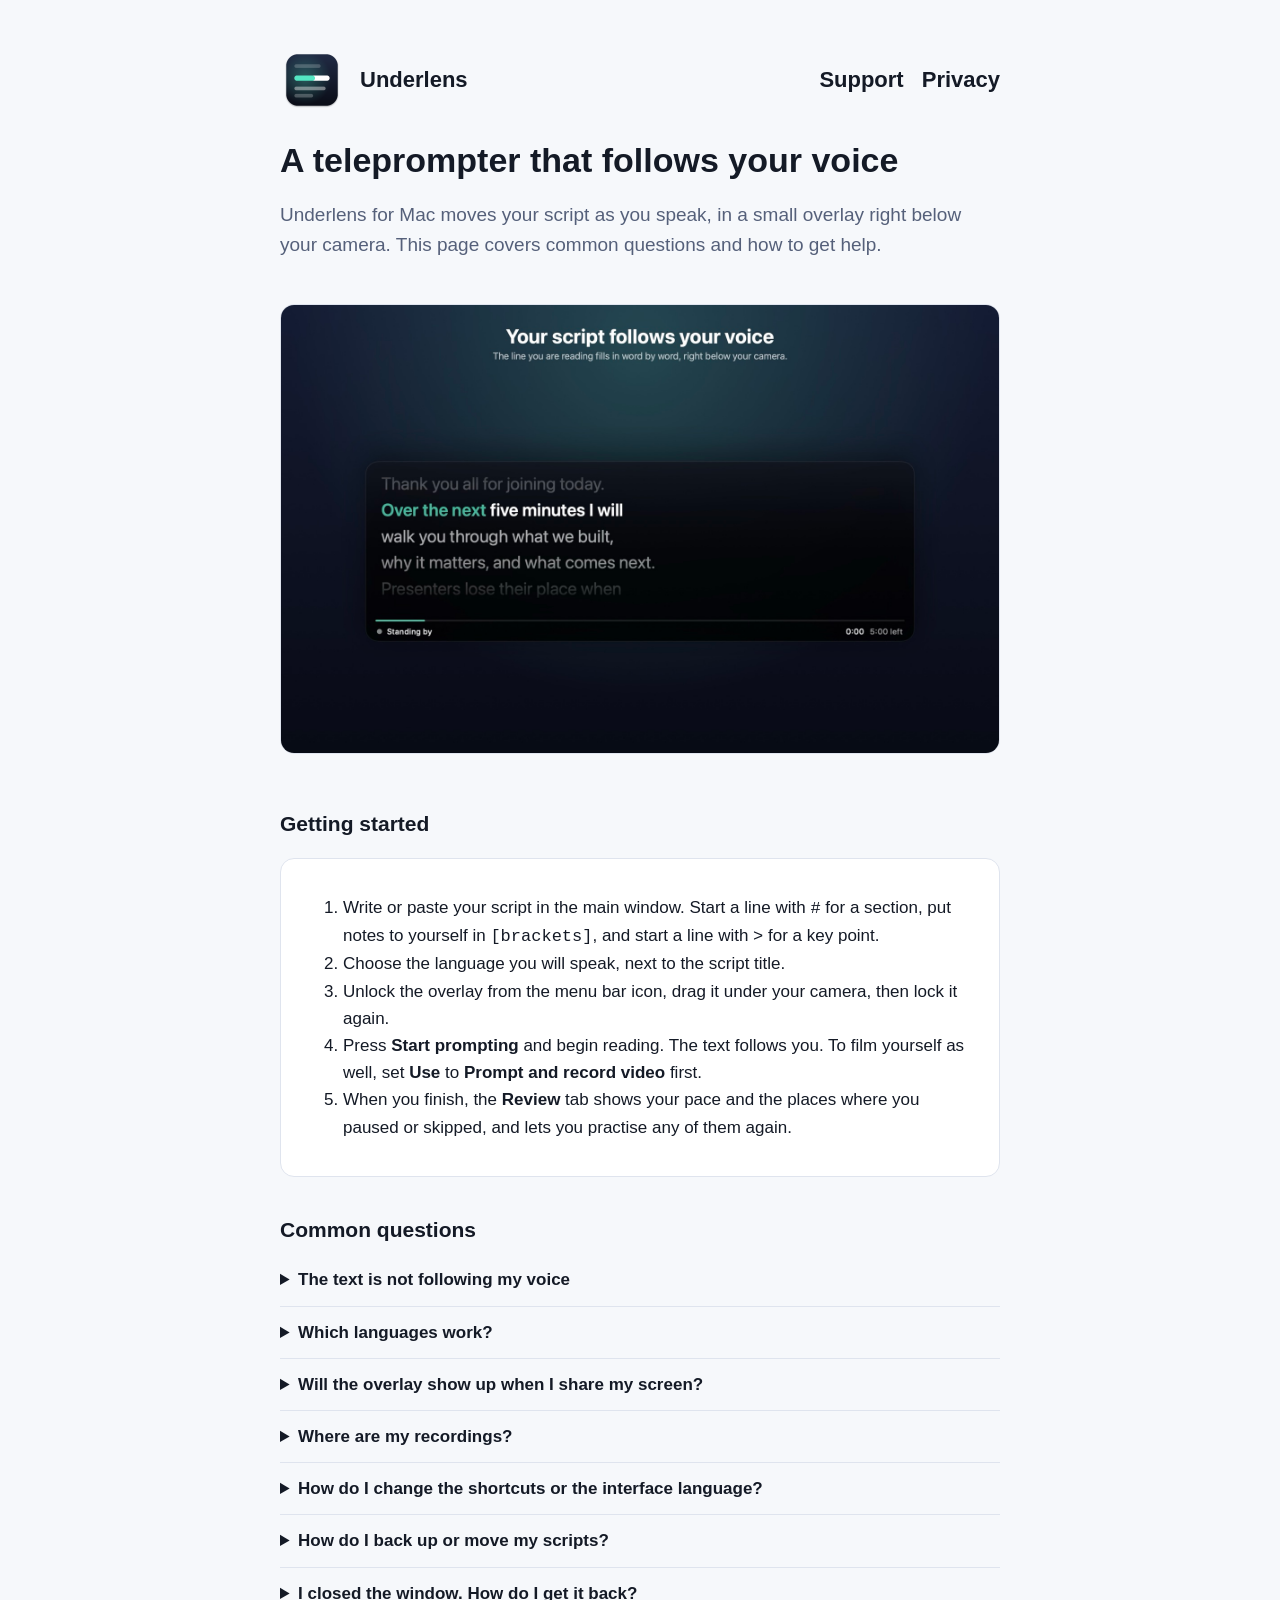
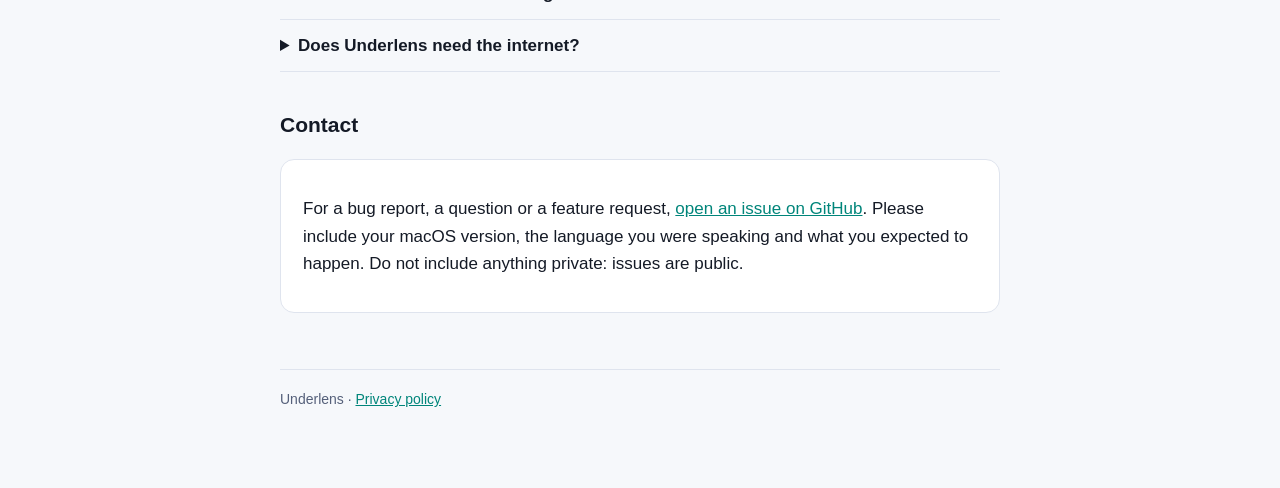
<file: index.html>
<!doctype html>
<html lang="en"><head><meta charset="utf-8"><meta name="viewport" content="width=device-width, initial-scale=1">
<title>Underlens Support</title><meta name="description" content="Help and support for Underlens, the teleprompter for Mac that follows your voice.">
<link rel="stylesheet" href="style.css"><link rel="icon" href="icon.png"></head>
<body><main>
<header><img src="icon.png" alt=""><a href="./">Underlens</a><nav><a href="./">Support</a><a href="privacy.html">Privacy</a></nav></header>
<h1>A teleprompter that follows your voice</h1>
<p class="lead">Underlens for Mac moves your script as you speak, in a small overlay right below your camera. This page covers common questions and how to get help.</p>
<img class="hero" src="hero.jpg" alt="The Underlens overlay showing a script with the current line filling in as it is read">

<h2>Getting started</h2>
<div class="card"><ol>
<li>Write or paste your script in the main window. Start a line with <code>#</code> for a section, put notes to yourself in <code>[brackets]</code>, and start a line with <code>&gt;</code> for a key point.</li>
<li>Choose the language you will speak, next to the script title.</li>
<li>Unlock the overlay from the menu bar icon, drag it under your camera, then lock it again.</li>
<li>Press <strong>Start prompting</strong> and begin reading. The text follows you. To film yourself as well, set <strong>Use</strong> to <strong>Prompt and record video</strong> first.</li>
<li>When you finish, the <strong>Review</strong> tab shows your pace and the places where you paused or skipped, and lets you practise any of them again.</li>
</ol></div>

<h2>Common questions</h2>
<details><summary>The text is not following my voice</summary><p>Check that the script's language matches the language you are speaking, and that Underlens is allowed under System Settings → Privacy &amp; Security → Microphone. The first time you use a language, macOS may need a few minutes to download its speech model; Speed and Manual modes work in the meantime.</p></details>
<details><summary>Which languages work?</summary><p>Voice following works in the languages macOS can recognise on your Mac, including English, Chinese (Mandarin and Cantonese), Japanese, Korean, Spanish, French and German. English is the most thoroughly tuned. Write the script the way you will say it.</p></details>
<details><summary>Will the overlay show up when I share my screen?</summary><p>Sharing a single window or browser tab never includes the overlay. Underlens asks macOS to leave the overlay out of whole-screen captures, but this cannot be guaranteed for every app and macOS version, so share a window or keep the overlay on a display you are not sharing.</p></details>
<details><summary>Where are my recordings?</summary><p>In the Underlens folder inside Movies, unless you chose another folder in the recording window under "Save to". The video shows only what the camera sees; the overlay is never part of it.</p></details>
<details><summary>How do I change the shortcuts or the interface language?</summary><p>Open Settings. Shortcuts has every global shortcut; General has the interface language.</p></details>
<details><summary>How do I back up or move my scripts?</summary><p>Choose File → Library &amp; Backups. A backup is a single file holding your scripts, practice history and favorites, and your videos if you leave that option on. Restoring on this or another Mac adds what is missing and keeps newer drafts: a script that has changed since the backup comes back as a copy. To save one script as plain text or Markdown, use Export script next to its title.</p></details>
<details><summary>I closed the window. How do I get it back?</summary><p>Click the Underlens icon in the Dock, or the Underlens icon in the menu bar and choose Open Underlens.</p></details>
<details><summary>Does Underlens need the internet?</summary><p>No. The app has no network access. Speech is recognised on your Mac.</p></details>

<h2>Contact</h2>
<div class="card"><p>For a bug report, a question or a feature request, <a href="https://github.com/JimmyChan233/underlens/issues">open an issue on GitHub</a>. Please include your macOS version, the language you were speaking and what you expected to happen. Do not include anything private: issues are public.</p></div>
<footer>Underlens · <a href="privacy.html">Privacy policy</a></footer>
</main></body></html>
</file>
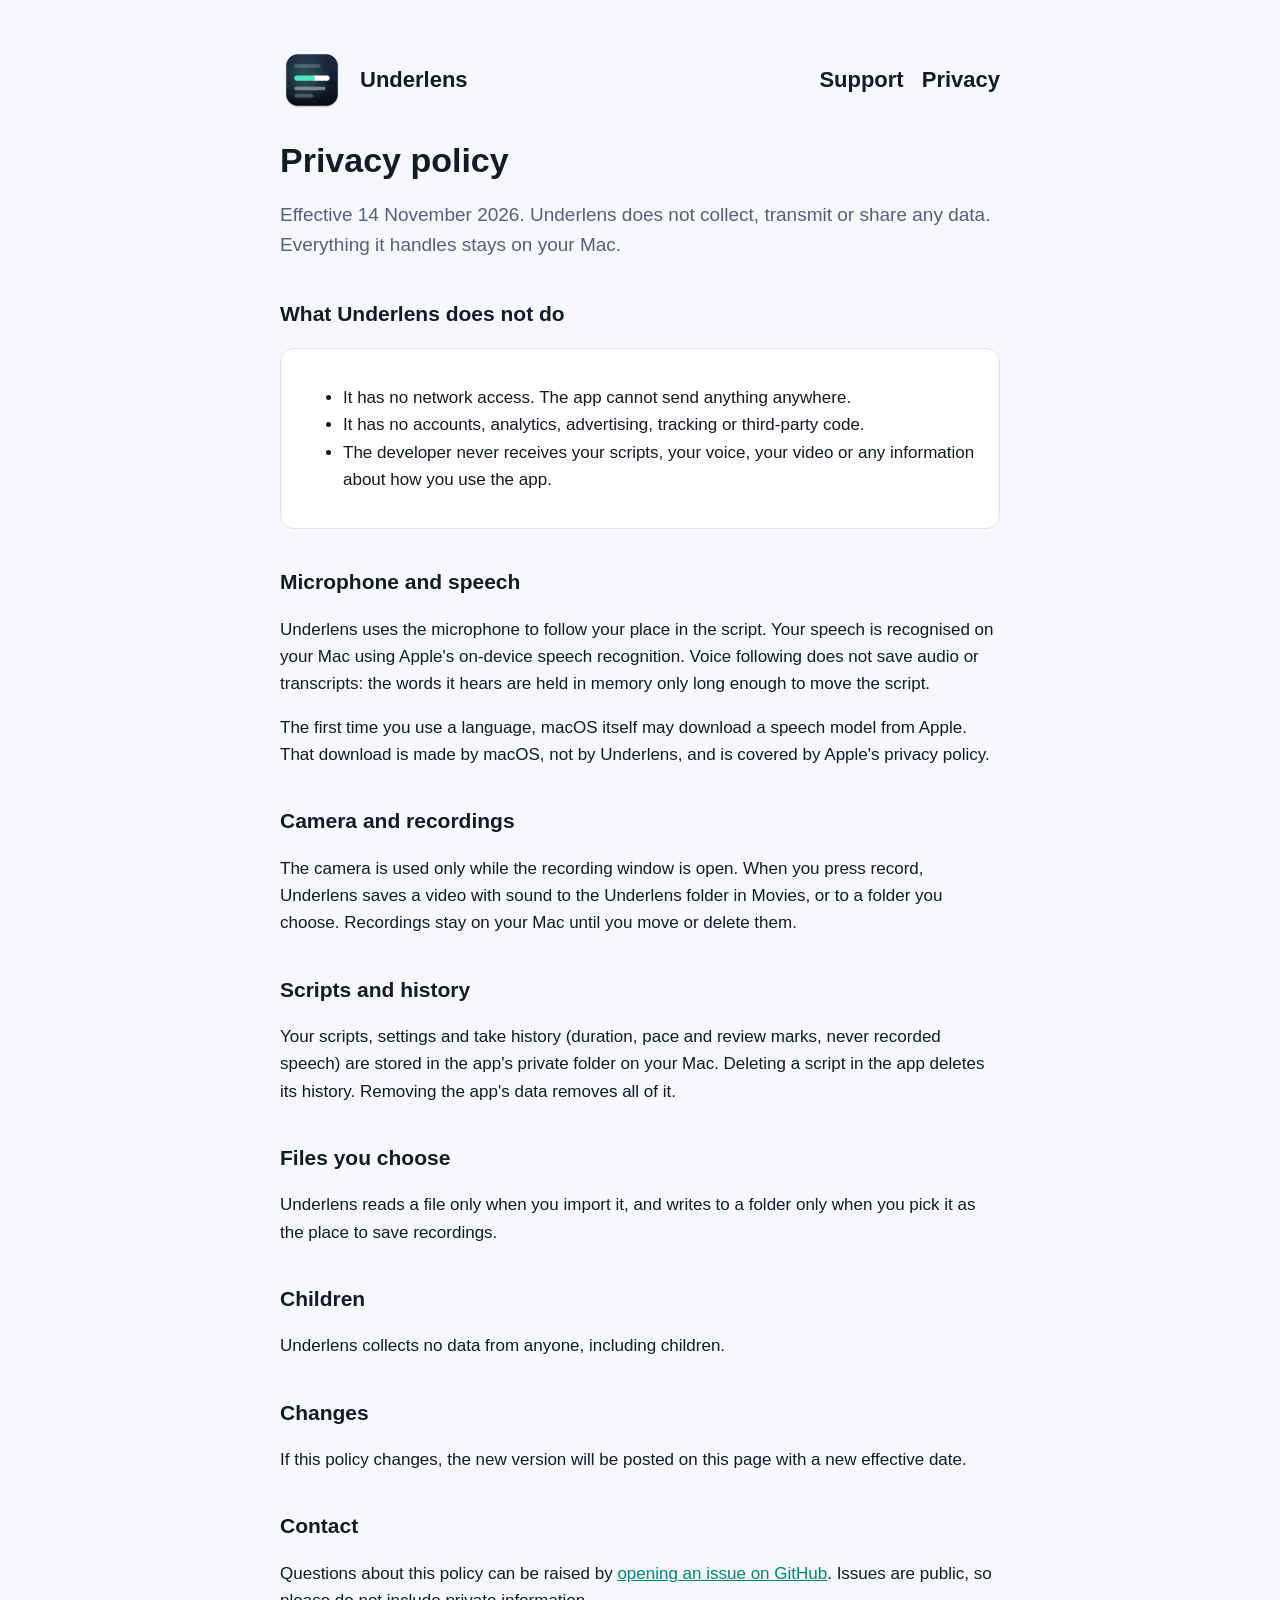
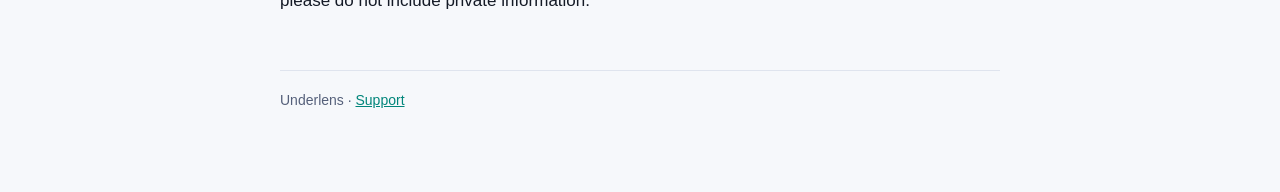
<file: privacy.html>
<!doctype html>
<html lang="en"><head><meta charset="utf-8"><meta name="viewport" content="width=device-width, initial-scale=1">
<title>Underlens Privacy Policy</title><meta name="description" content="Underlens collects no data. Everything stays on your Mac.">
<link rel="stylesheet" href="style.css"><link rel="icon" href="icon.png"></head>
<body><main>
<header><img src="icon.png" alt=""><a href="./">Underlens</a><nav><a href="./">Support</a><a href="privacy.html">Privacy</a></nav></header>
<h1>Privacy policy</h1>
<p class="lead">Effective 14 November 2026. Underlens does not collect, transmit or share any data. Everything it handles stays on your Mac.</p>

<h2>What Underlens does not do</h2>
<div class="card"><ul>
<li>It has no network access. The app cannot send anything anywhere.</li>
<li>It has no accounts, analytics, advertising, tracking or third-party code.</li>
<li>The developer never receives your scripts, your voice, your video or any information about how you use the app.</li>
</ul></div>

<h2>Microphone and speech</h2>
<p>Underlens uses the microphone to follow your place in the script. Your speech is recognised on your Mac using Apple's on-device speech recognition. Voice following does not save audio or transcripts: the words it hears are held in memory only long enough to move the script.</p>
<p>The first time you use a language, macOS itself may download a speech model from Apple. That download is made by macOS, not by Underlens, and is covered by Apple's privacy policy.</p>

<h2>Camera and recordings</h2>
<p>The camera is used only while the recording window is open. When you press record, Underlens saves a video with sound to the Underlens folder in Movies, or to a folder you choose. Recordings stay on your Mac until you move or delete them.</p>

<h2>Scripts and history</h2>
<p>Your scripts, settings and take history (duration, pace and review marks, never recorded speech) are stored in the app's private folder on your Mac. Deleting a script in the app deletes its history. Removing the app's data removes all of it.</p>

<h2>Files you choose</h2>
<p>Underlens reads a file only when you import it, and writes to a folder only when you pick it as the place to save recordings.</p>

<h2>Children</h2>
<p>Underlens collects no data from anyone, including children.</p>

<h2>Changes</h2>
<p>If this policy changes, the new version will be posted on this page with a new effective date.</p>

<h2>Contact</h2>
<p>Questions about this policy can be raised by <a href="https://github.com/JimmyChan233/underlens/issues">opening an issue on GitHub</a>. Issues are public, so please do not include private information.</p>
<footer>Underlens · <a href="./">Support</a></footer>
</main></body></html>
</file>
<file: style.css>
:root { --bg: #0b0e17; --panel: #131827; --text: #e9edf5; --muted: #9aa5b8; --accent: #54e6c2; --line: #232a3d; }
@media (prefers-color-scheme: light) { :root { --bg: #f6f8fb; --panel: #ffffff; --text: #141a26; --muted: #55607a; --accent: #00857a; --line: #dfe4ee; } }
* { box-sizing: border-box; }
body { margin: 0; background: var(--bg); color: var(--text); font: 17px/1.6 -apple-system, BlinkMacSystemFont, "Segoe UI", "PingFang SC", "Hiragino Sans", sans-serif; }
main { max-width: 760px; margin: 0 auto; padding: 48px 20px 80px; }
header { display: flex; align-items: center; gap: 16px; margin-bottom: 28px; }
header img { width: 64px; height: 64px; }
header a { color: var(--text); text-decoration: none; font-weight: 700; font-size: 22px; }
nav { margin-left: auto; display: flex; gap: 18px; font-size: 15px; }
a { color: var(--accent); }
h1 { font-size: 34px; line-height: 1.2; margin: 0 0 12px; }
h2 { font-size: 21px; margin: 36px 0 8px; }
p, li { color: var(--text); }
.lead { color: var(--muted); font-size: 19px; }
.card { background: var(--panel); border: 1px solid var(--line); border-radius: 14px; padding: 18px 22px; margin: 18px 0; }
.hero { width: 100%; border-radius: 14px; border: 1px solid var(--line); margin: 24px 0 8px; }
footer { margin-top: 56px; padding-top: 18px; border-top: 1px solid var(--line); color: var(--muted); font-size: 14px; }
details { border-bottom: 1px solid var(--line); padding: 12px 0; }
summary { cursor: pointer; font-weight: 600; }
</file>
